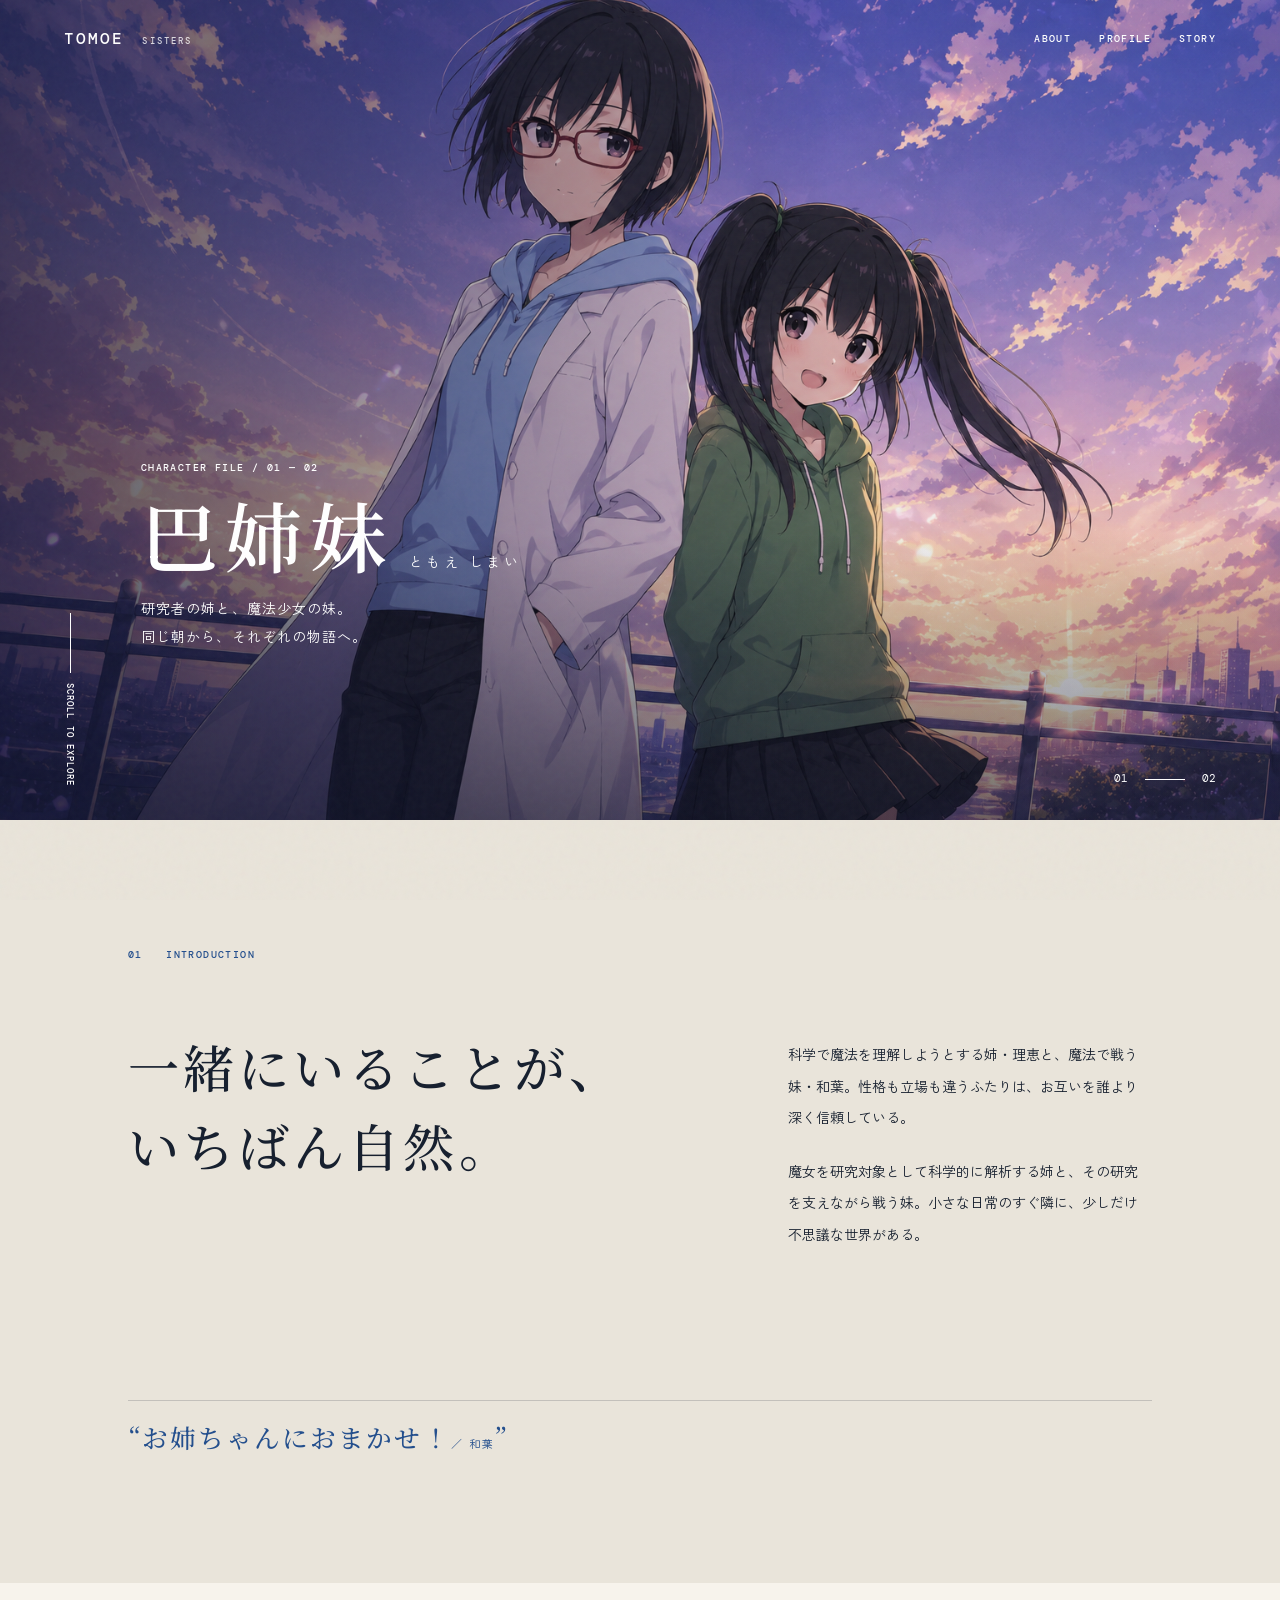
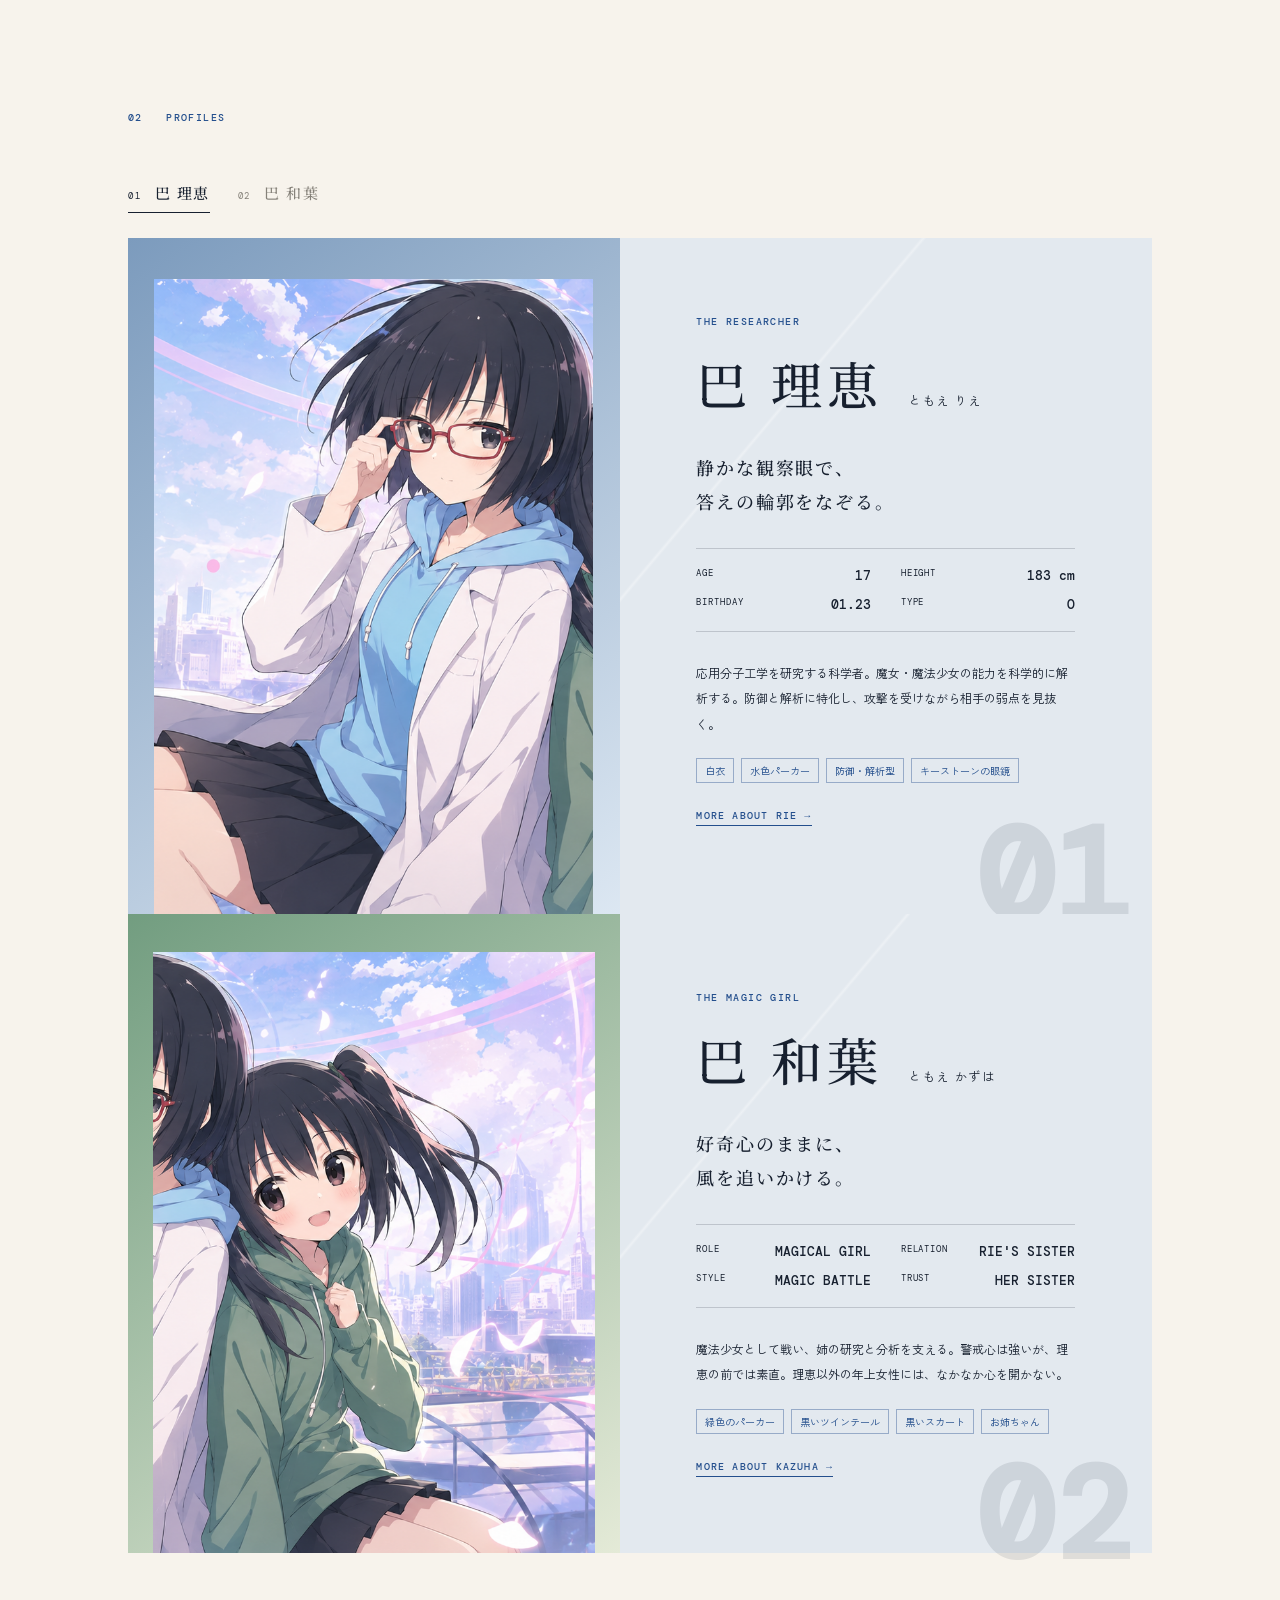
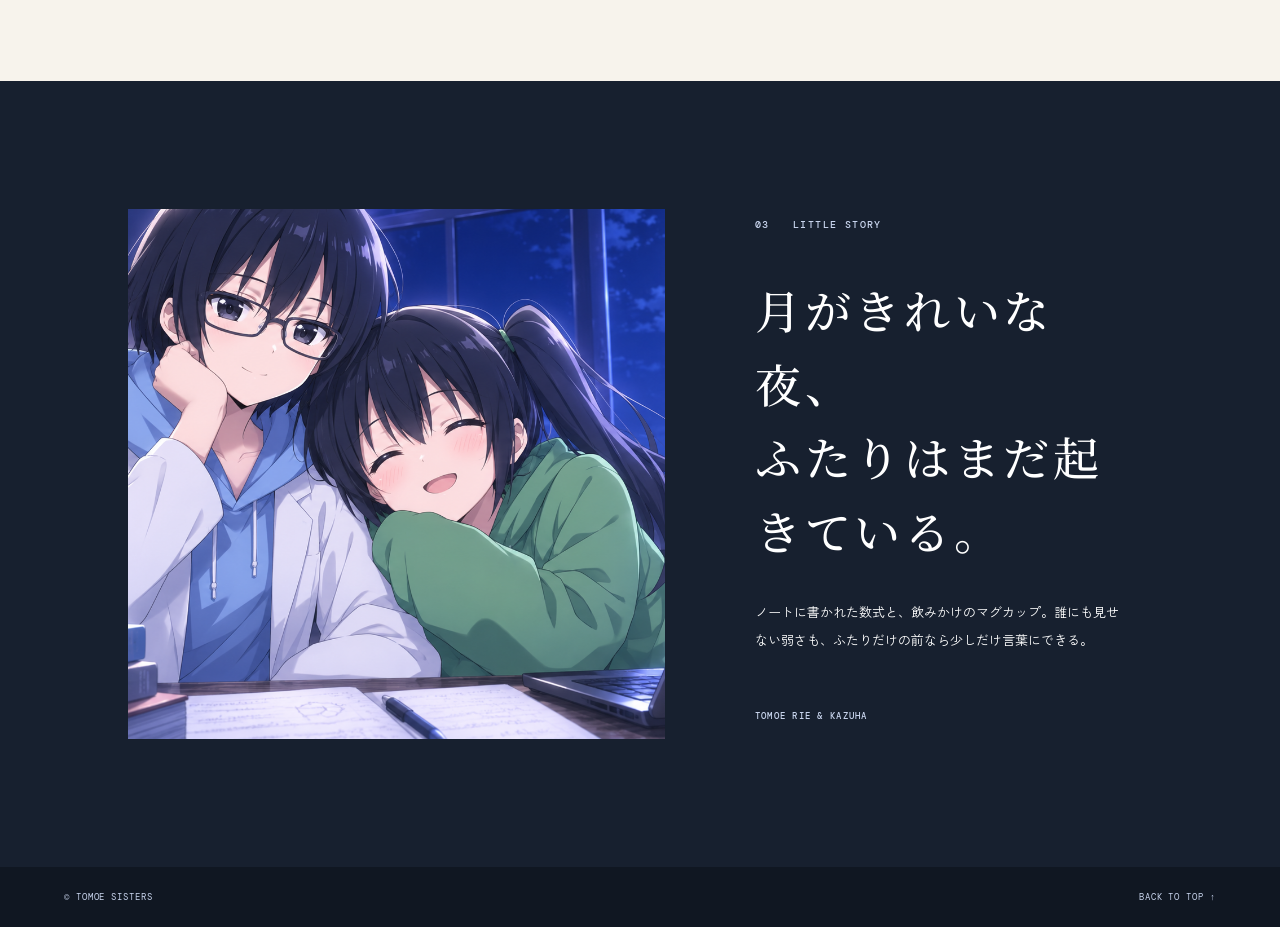
<file: index.html>
<!doctype html>
<html lang="ja">
  <head>
    <meta charset="UTF-8" />
    <meta name="viewport" content="width=device-width, initial-scale=1.0" />
    <meta name="description" content="巴理恵と巴和葉、ふたりの姉妹のプロフィールページ。" />
    <title>巴姉妹 | TOMOE SISTERS</title>
    <link rel="preconnect" href="https://fonts.googleapis.com" />
    <link rel="preconnect" href="https://fonts.gstatic.com" crossorigin />
    <link href="https://fonts.googleapis.com/css2?family=DM+Mono:wght@400;500&family=Noto+Serif+JP:wght@400;500;600;700&family=Zen+Kaku+Gothic+New:wght@400;500;700&display=swap" rel="stylesheet" />
    <link rel="stylesheet" href="css/style.css" />
    <link rel="icon" href="images/favicon.ico" sizes="any" />
    <link rel="icon" type="image/svg+xml" href="images/favicon.svg" />
    <link rel="apple-touch-icon" href="images/apple-touch-icon.png" />
  </head>
  <body>
    <div class="noise" aria-hidden="true"></div>
    <header class="site-header">
      <a class="brand" href="#top" aria-label="巴姉妹 トップへ">TOMOE <span>SISTERS</span></a>
      <button class="menu-button" type="button" aria-expanded="false" aria-controls="site-nav">
        <span></span><span></span>
        <i>MENU</i>
      </button>
      <nav id="site-nav" class="site-nav" aria-label="メインナビゲーション">
        <a href="#about">ABOUT</a>
        <a href="#profile">PROFILE</a>
        <a href="#story">STORY</a>
      </nav>
    </header>

    <main id="top">
      <section class="hero" aria-labelledby="hero-title">
        <img class="hero-image" src="images/hero-sunset.png" alt="夕暮れの街を背景に並ぶ理恵と和葉" />
        <div class="hero-shade"></div>
        <div class="hero-copy">
          <p class="eyebrow">CHARACTER FILE / 01 — 02</p>
          <h1 id="hero-title">巴姉妹<small>ともえ しまい</small></h1>
          <p class="lead">研究者の姉と、魔法少女の妹。<br />同じ朝から、それぞれの物語へ。</p>
        </div>
        <a class="scroll-cue" href="#about"><span></span>SCROLL TO EXPLORE</a>
        <p class="hero-index">01 <i></i> 02</p>
      </section>

      <section id="about" class="about section">
        <div class="section-label"><span>01</span> INTRODUCTION</div>
        <div class="about-grid">
          <h2>一緒にいることが、<br />いちばん自然。</h2>
          <div class="about-text">
            <p>科学で魔法を理解しようとする姉・理恵と、魔法で戦う妹・和葉。性格も立場も違うふたりは、お互いを誰より深く信頼している。</p>
            <p>魔女を研究対象として科学的に解析する姉と、その研究を支えながら戦う妹。小さな日常のすぐ隣に、少しだけ不思議な世界がある。</p>
          </div>
        </div>
        <div class="quote">“お姉ちゃんにおまかせ！<span>／ 和葉</span>”</div>
      </section>

      <section id="profile" class="profiles section" aria-labelledby="profile-title">
        <div class="section-label"><span>02</span> PROFILES</div>
        <h2 id="profile-title" class="visually-hidden">プロフィール</h2>
        <div class="profile-switch" role="tablist" aria-label="キャラクターを選択">
          <button class="tab is-active" type="button" role="tab" aria-selected="true" aria-controls="rie-panel" id="rie-tab" data-character="rie"><span>01</span> 巴 理恵</button>
          <button class="tab" type="button" role="tab" aria-selected="false" aria-controls="kazuha-panel" id="kazuha-tab" data-character="kazuha"><span>02</span> 巴 和葉</button>
        </div>

        <article id="rie-panel" class="profile-card is-active" role="tabpanel" aria-labelledby="rie-tab" data-panel="rie">
          <div class="portrait-wrap blue"><img src="images/rie.png" alt="巴理恵の立ち絵" /></div>
          <div class="profile-content">
            <p class="profile-role">THE RESEARCHER</p>
            <h3>巴 理恵 <small>ともえ りえ</small></h3>
            <p class="profile-catch">静かな観察眼で、<br />答えの輪郭をなぞる。</p>
            <dl class="specs">
              <div><dt>AGE</dt><dd>17</dd></div><div><dt>HEIGHT</dt><dd>183 cm</dd></div>
              <div><dt>BIRTHDAY</dt><dd>01.23</dd></div><div><dt>TYPE</dt><dd>O</dd></div>
            </dl>
            <p class="profile-note">応用分子工学を研究する科学者。魔女・魔法少女の能力を科学的に解析する。防御と解析に特化し、攻撃を受けながら相手の弱点を見抜く。</p>
            <div class="tags"><span>白衣</span><span>水色パーカー</span><span>防御・解析型</span><span>キーストーンの眼鏡</span></div>
            <a class="more-link" href="character/rie.html">MORE ABOUT RIE →</a>
          </div>
          <div class="card-number">01</div>
        </article>

        <article id="kazuha-panel" class="profile-card" role="tabpanel" aria-labelledby="kazuha-tab" data-panel="kazuha" hidden>
          <div class="portrait-wrap green"><img src="images/kazuha.png" alt="巴和葉の立ち絵" /></div>
          <div class="profile-content">
            <p class="profile-role">THE MAGIC GIRL</p>
            <h3>巴 和葉 <small>ともえ かずは</small></h3>
            <p class="profile-catch">好奇心のままに、<br />風を追いかける。</p>
            <dl class="specs">
              <div><dt>ROLE</dt><dd>MAGICAL GIRL</dd></div><div><dt>RELATION</dt><dd>RIE'S SISTER</dd></div>
              <div><dt>STYLE</dt><dd>MAGIC BATTLE</dd></div><div><dt>TRUST</dt><dd>HER SISTER</dd></div>
            </dl>
            <p class="profile-note">魔法少女として戦い、姉の研究と分析を支える。警戒心は強いが、理恵の前では素直。理恵以外の年上女性には、なかなか心を開かない。</p>
            <div class="tags"><span>緑色のパーカー</span><span>黒いツインテール</span><span>黒いスカート</span><span>お姉ちゃん</span></div>
            <a class="more-link" href="character/kazuha.html">MORE ABOUT KAZUHA →</a>
          </div>
          <div class="card-number">02</div>
        </article>
      </section>

      <section id="story" class="story section">
        <div class="story-image"><img src="images/scene-night.png" alt="夜の研究室で寄り添う理恵と和葉" /></div>
        <div class="story-copy">
          <p class="section-label"><span>03</span> LITTLE STORY</p>
          <h2>月がきれいな夜、<br />ふたりはまだ起きている。</h2>
          <p>ノートに書かれた数式と、飲みかけのマグカップ。誰にも見せない弱さも、ふたりだけの前なら少しだけ言葉にできる。</p>
          <p class="story-sign">TOMOE RIE &amp; KAZUHA</p>
        </div>
      </section>
    </main>
    <footer><p>© TOMOE SISTERS</p><a href="#top">BACK TO TOP ↑</a></footer>
    <script src="js/script.js"></script>
  </body>
</html>
</file>
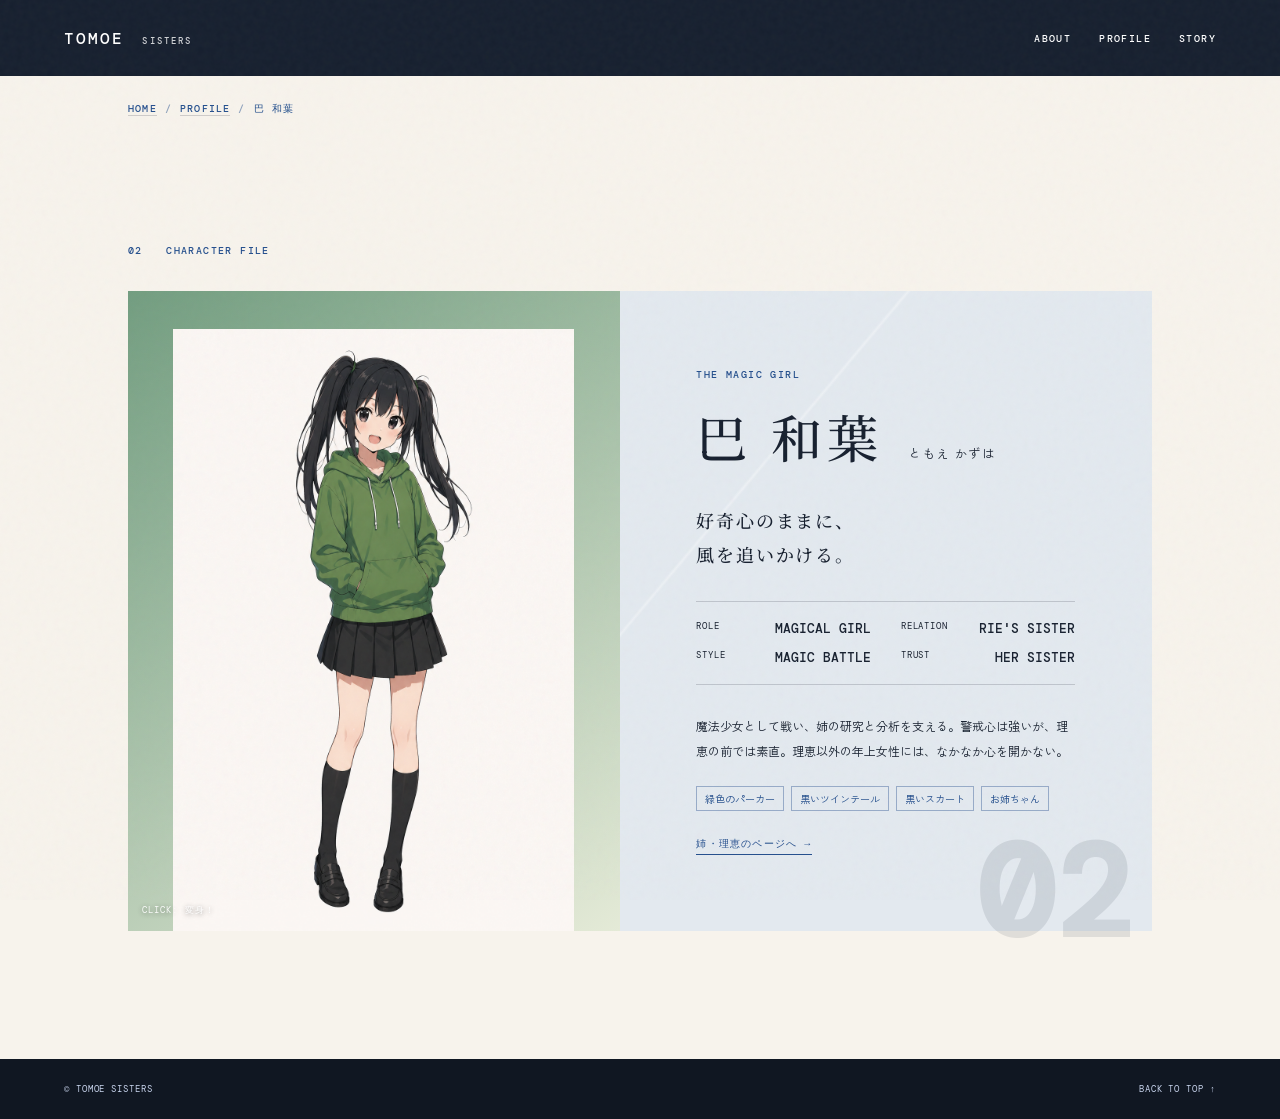
<file: character/kazuha.html>
<!doctype html>
<html lang="ja">
  <head>
    <meta charset="UTF-8" />
    <meta name="viewport" content="width=device-width, initial-scale=1.0" />
    <meta name="description" content="巴和葉のキャラクター紹介ページ。魔法少女として戦い、姉の研究を支える。" />
    <title>巴和葉 | TOMOE SISTERS</title>
    <link rel="preconnect" href="https://fonts.googleapis.com" />
    <link rel="preconnect" href="https://fonts.gstatic.com" crossorigin />
    <link href="https://fonts.googleapis.com/css2?family=DM+Mono:wght@400;500&family=Noto+Serif+JP:wght@400;500;600;700&family=Zen+Kaku+Gothic+New:wght@400;500;700&display=swap" rel="stylesheet" />
    <link rel="stylesheet" href="../css/style.css" />
    <link rel="icon" href="../images/favicon.ico" sizes="any" />
    <link rel="icon" type="image/svg+xml" href="../images/favicon.svg" />
    <link rel="apple-touch-icon" href="../images/apple-touch-icon.png" />
  </head>
  <body>
    <div class="noise" aria-hidden="true"></div>
    <div class="char-topbar">
      <header class="site-header">
        <a class="brand" href="../index.html" aria-label="巴姉妹 トップへ">TOMOE <span>SISTERS</span></a>
        <button class="menu-button" type="button" aria-expanded="false" aria-controls="site-nav">
          <span></span><span></span>
          <i>MENU</i>
        </button>
        <nav id="site-nav" class="site-nav" aria-label="メインナビゲーション">
          <a href="../index.html#about">ABOUT</a>
          <a href="../index.html#profile">PROFILE</a>
          <a href="../index.html#story">STORY</a>
        </nav>
      </header>
    </div>

    <main id="top">
      <p class="crumb"><a href="../index.html">HOME</a><span>/</span><a href="../index.html#profile">PROFILE</a><span>/</span>巴 和葉</p>

      <section class="profiles char-profile section" aria-labelledby="kazuha-title">
        <div class="section-label"><span>02</span> CHARACTER FILE</div>
        <h2 id="kazuha-title" class="visually-hidden">巴和葉</h2>

        <article class="profile-card is-active">
          <div class="portrait-wrap green">
            <div class="portrait-swap" role="button" tabindex="0" aria-pressed="false" aria-label="クリックで魔法少女の姿に変身">
              <img class="img-civilian is-active" src="../images/kazuha_stand.png" alt="巴和葉の私服の立ち絵" />
              <img class="img-magical is-hidden" src="../images/kazuha_magical.png" alt="魔法少女に変身した巴和葉の立ち絵、大きなハート型ハンマーを持っている" />
            </div>
            <p class="swap-label">CLICK: 変身！</p>
          </div>
          <div class="profile-content">
            <p class="profile-role reveal">THE MAGIC GIRL</p>
            <h3 class="reveal">巴 和葉 <small>ともえ かずは</small></h3>
            <p class="profile-catch reveal">好奇心のままに、<br />風を追いかける。</p>
            <dl class="specs reveal">
              <div><dt>ROLE</dt><dd>MAGICAL GIRL</dd></div><div><dt>RELATION</dt><dd>RIE'S SISTER</dd></div>
              <div><dt>STYLE</dt><dd>MAGIC BATTLE</dd></div><div><dt>TRUST</dt><dd>HER SISTER</dd></div>
            </dl>
            <p class="profile-note reveal">魔法少女として戦い、姉の研究と分析を支える。警戒心は強いが、理恵の前では素直。理恵以外の年上女性には、なかなか心を開かない。</p>
            <div class="tags"><span>緑色のパーカー</span><span>黒いツインテール</span><span>黒いスカート</span><span>お姉ちゃん</span></div>
            <a class="more-link reveal" href="rie.html">姉・理恵のページへ →</a>
          </div>
          <div class="card-number">02</div>
        </article>
      </section>
    </main>
    <footer><p>© TOMOE SISTERS</p><a href="../index.html">BACK TO TOP ↑</a></footer>
    <script src="../js/script.js"></script>
    <script src="../js/reveal.js"></script>
    <script src="../js/kazuha-effects.js"></script>
  </body>
</html>
</file>
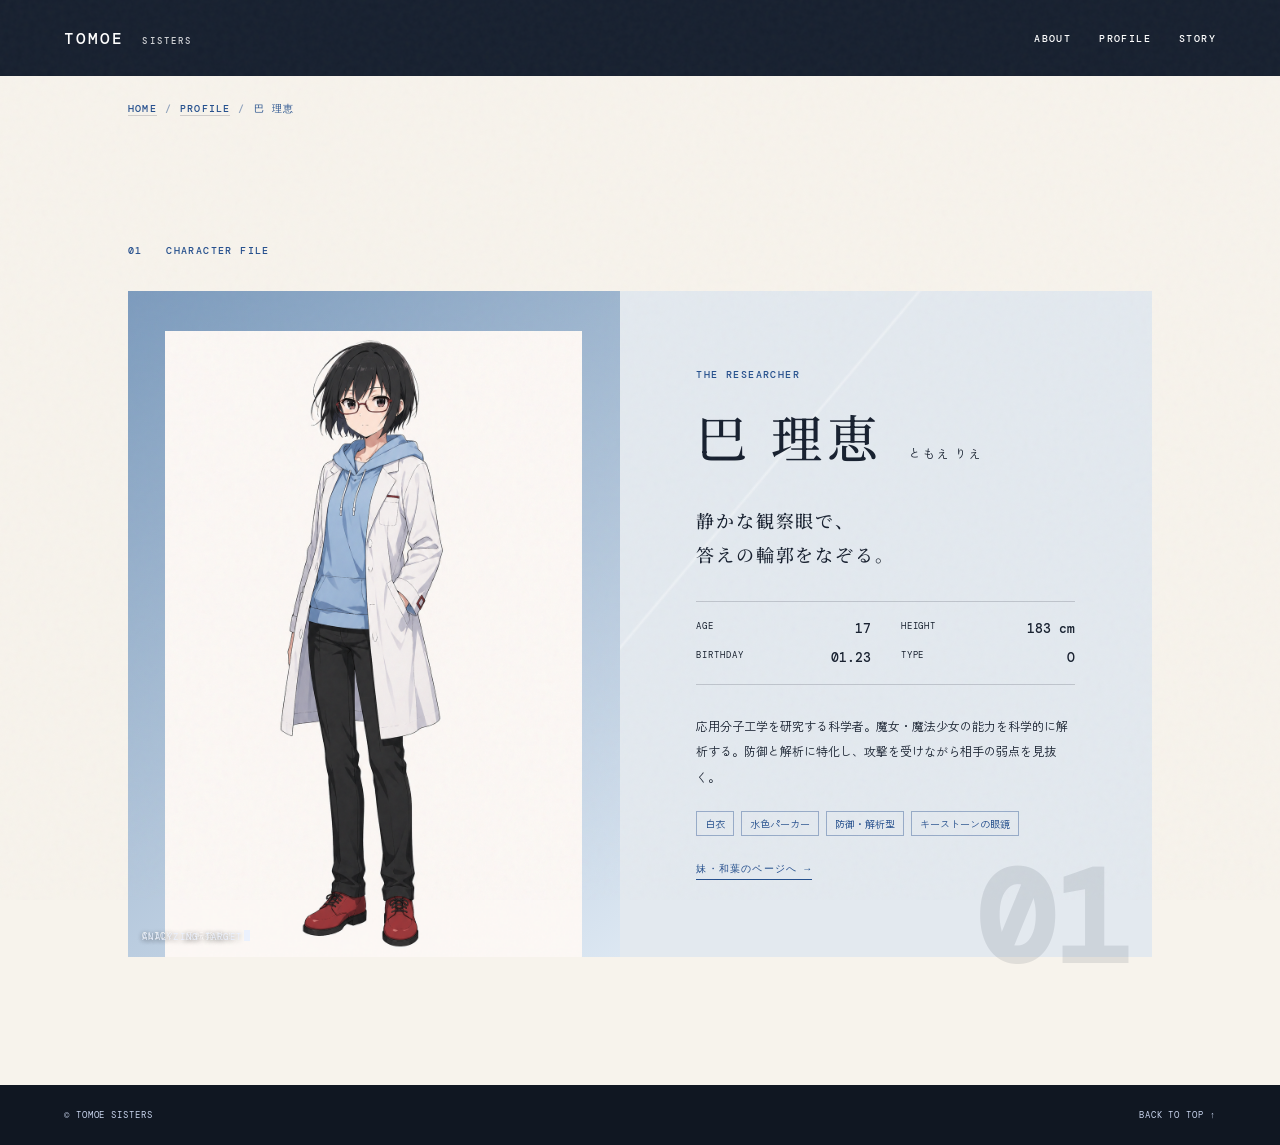
<file: character/rie.html>
<!doctype html>
<html lang="ja">
  <head>
    <meta charset="UTF-8" />
    <meta name="viewport" content="width=device-width, initial-scale=1.0" />
    <meta name="description" content="巴理恵のキャラクター紹介ページ。応用分子工学の研究者、防御・解析型。" />
    <title>巴理恵 | TOMOE SISTERS</title>
    <link rel="preconnect" href="https://fonts.googleapis.com" />
    <link rel="preconnect" href="https://fonts.gstatic.com" crossorigin />
    <link href="https://fonts.googleapis.com/css2?family=DM+Mono:wght@400;500&family=Noto+Serif+JP:wght@400;500;600;700&family=Zen+Kaku+Gothic+New:wght@400;500;700&display=swap" rel="stylesheet" />
    <link rel="stylesheet" href="../css/style.css" />
    <link rel="icon" href="../images/favicon.ico" sizes="any" />
    <link rel="icon" type="image/svg+xml" href="../images/favicon.svg" />
    <link rel="apple-touch-icon" href="../images/apple-touch-icon.png" />
  </head>
  <body>
    <div class="noise" aria-hidden="true"></div>
    <div class="char-topbar">
      <header class="site-header">
        <a class="brand" href="../index.html" aria-label="巴姉妹 トップへ">TOMOE <span>SISTERS</span></a>
        <button class="menu-button" type="button" aria-expanded="false" aria-controls="site-nav">
          <span></span><span></span>
          <i>MENU</i>
        </button>
        <nav id="site-nav" class="site-nav" aria-label="メインナビゲーション">
          <a href="../index.html#about">ABOUT</a>
          <a href="../index.html#profile">PROFILE</a>
          <a href="../index.html#story">STORY</a>
        </nav>
      </header>
    </div>

    <main id="top">
      <p class="crumb"><a href="../index.html">HOME</a><span>/</span><a href="../index.html#profile">PROFILE</a><span>/</span>巴 理恵</p>

      <section class="profiles char-profile section" aria-labelledby="rie-title">
        <div class="section-label"><span>01</span> CHARACTER FILE</div>
        <h2 id="rie-title" class="visually-hidden">巴理恵</h2>

        <article class="profile-card is-active">
          <div class="portrait-wrap blue">
            <div class="portrait-swap" role="button" tabindex="0" aria-pressed="false" aria-label="クリックで反転(強化形態)に切り替え">
              <img class="img-civilian is-active" src="../images/rie_stand.png" alt="巴理恵の立ち絵(全身)" />
              <img class="img-magical is-hidden" src="../images/rie_reversal.png" alt="反転(強化形態)の巴理恵の立ち絵、双剣を構えている" />
            </div>
            <p class="swap-label">CLICK: 反転発動！</p>
          </div>
          <div class="profile-content">
            <p class="profile-role reveal">THE RESEARCHER</p>
            <h3 class="reveal">巴 理恵 <small>ともえ りえ</small></h3>
            <p class="profile-catch reveal">静かな観察眼で、<br />答えの輪郭をなぞる。</p>
            <dl class="specs reveal">
              <div><dt>AGE</dt><dd data-count="17">0</dd></div><div><dt>HEIGHT</dt><dd data-count="183" data-suffix=" cm">0 cm</dd></div>
              <div><dt>BIRTHDAY</dt><dd>01.23</dd></div><div><dt>TYPE</dt><dd>O</dd></div>
            </dl>
            <p class="profile-note reveal">応用分子工学を研究する科学者。魔女・魔法少女の能力を科学的に解析する。防御と解析に特化し、攻撃を受けながら相手の弱点を見抜く。</p>
            <div class="tags reveal"><span>白衣</span><span>水色パーカー</span><span>防御・解析型</span><span>キーストーンの眼鏡</span></div>
            <a class="more-link reveal" href="kazuha.html">妹・和葉のページへ →</a>
          </div>
          <div class="card-number">01</div>
        </article>
      </section>
    </main>
    <footer><p>© TOMOE SISTERS</p><a href="../index.html">BACK TO TOP ↑</a></footer>
    <script src="../js/script.js"></script>
    <script src="../js/reveal.js"></script>
    <script src="../js/rie-effects.js"></script>
  </body>
</html>
</file>
<file: css/style.css>
:root{--ink:#17202f;--paper:#f7f3ec;--blue:#244f8d;--green:#3b7755;--line:rgba(23,32,47,.18)}*{box-sizing:border-box}.visually-hidden{position:absolute;width:1px;height:1px;padding:0;margin:-1px;overflow:hidden;clip:rect(0,0,0,0);white-space:nowrap;border:0}html{scroll-behavior:smooth}body{margin:0;background:var(--paper);color:var(--ink);font-family:"Zen Kaku Gothic New",sans-serif}.noise{position:fixed;z-index:20;inset:0;pointer-events:none;opacity:.14;background-image:url("data:image/svg+xml,%3Csvg viewBox='0 0 160 160' xmlns='http://www.w3.org/2000/svg'%3E%3Cfilter id='n'%3E%3CfeTurbulence type='fractalNoise' baseFrequency='.9' numOctaves='3' stitchTiles='stitch'/%3E%3C/filter%3E%3Crect width='100%25' height='100%25' filter='url(%23n)' opacity='.23'/%3E%3C/svg%3E")}.site-header{height:76px;position:absolute;z-index:10;top:0;left:0;width:100%;display:flex;align-items:center;justify-content:space-between;padding:0 clamp(24px,5vw,80px);color:#fff}.brand{color:inherit;text-decoration:none;font:500 16px "DM Mono",monospace;letter-spacing:.13em}.brand span{font-size:9px;opacity:.8;margin-left:6px}.site-nav{display:flex;gap:28px}.site-nav a{font:500 10px "DM Mono",monospace;letter-spacing:.14em;color:#fff;text-decoration:none}.menu-button{display:none}.hero{height:min(820px,100vh);min-height:620px;position:relative;overflow:hidden;background:#282148}.hero-image,.story-image img{width:100%;height:100%;object-fit:cover;display:block}.hero-image{object-position:center}.hero-shade{position:absolute;inset:0;background:linear-gradient(90deg,rgba(15,18,43,.7),rgba(19,14,40,.05) 65%),linear-gradient(0deg,rgba(10,14,33,.56),transparent 35%)}.hero-copy{position:absolute;left:clamp(24px,11vw,180px);bottom:19%;color:#fff}.eyebrow,.section-label{font:500 10px "DM Mono",monospace;letter-spacing:.14em}.hero h1,.section h2,.profile-content h3{font-family:"Noto Serif JP",serif}.hero h1{font-size:clamp(48px,6vw,90px);font-weight:600;line-height:1.1;letter-spacing:.1em;margin:18px 0}.hero h1 small{font:400 14px "Zen Kaku Gothic New",sans-serif;letter-spacing:.25em;margin-left:14px}.lead{font-size:14px;line-height:2;letter-spacing:.08em}.scroll-cue{position:absolute;left:clamp(24px,5vw,80px);bottom:34px;color:#fff;text-decoration:none;font:500 9px "DM Mono",monospace;letter-spacing:.12em;writing-mode:vertical-rl}.scroll-cue span{height:60px;width:1px;background:#fff;display:inline-block;margin:0 3px 10px}.hero-index{position:absolute;right:clamp(24px,5vw,80px);bottom:35px;margin:0;color:#fff;font:400 11px "DM Mono",monospace}.hero-index i{display:inline-block;width:40px;height:1px;background:#fff;vertical-align:middle;margin:0 10px}.section{padding:clamp(72px,10vw,150px) clamp(24px,10vw,160px)}.section-label{color:var(--blue);margin:0}.section-label span{display:inline-block;margin-right:16px}.about{background:#e9e4da}.about-grid{display:grid;grid-template-columns:1.2fr .8fr;gap:clamp(40px,9vw,140px);margin-top:66px}.section h2{font-size:clamp(32px,4vw,58px);font-weight:500;line-height:1.55;letter-spacing:.08em;margin:0}.about-text{padding-top:12px;font-size:14px;line-height:2.25}.about-text p{margin:0 0 22px}.quote{margin-top:clamp(70px,10vw,150px);border-top:1px solid var(--line);padding-top:18px;color:var(--blue);font:500 clamp(18px,2vw,26px) "Noto Serif JP",serif;letter-spacing:.08em}.quote span{font:400 11px "Zen Kaku Gothic New",sans-serif}.profiles{overflow:hidden}.profile-switch{display:flex;gap:28px;margin:58px 0 25px}.tab{border:0;border-bottom:1px solid transparent;background:none;padding:0 0 9px;color:#858179;cursor:pointer;font:500 15px "Noto Serif JP",serif;letter-spacing:.1em}.tab span{font:400 9px "DM Mono",monospace;margin-right:8px}.tab.is-active{color:var(--ink);border-color:var(--ink)}.profile-card{min-height:580px;position:relative;display:grid;grid-template-columns:48% 52%;background:#e3e9ef;isolation:isolate}.profile-card:before{content:"";position:absolute;inset:0;z-index:-1;opacity:.35;background:linear-gradient(130deg,transparent 49.8%,#fff 50%,transparent 50.2%)}.portrait-wrap{height:100%;overflow:hidden;display:flex;align-items:flex-end;justify-content:center;background:linear-gradient(145deg,#7c9bbd,#dce7f2)}.portrait-wrap.green{background:linear-gradient(145deg,#729d80,#e4ead7)}.portrait-wrap img{height:94%;max-width:95%;object-fit:contain;object-position:bottom}.profile-content{padding:clamp(42px,6vw,100px) clamp(26px,6vw,105px);position:relative}.profile-role{font:500 10px "DM Mono",monospace;letter-spacing:.14em;color:var(--blue);margin:0 0 18px}.profile-content h3{font-size:clamp(36px,4vw,56px);font-weight:500;letter-spacing:.1em;margin:0}.profile-content h3 small{font:400 12px "Zen Kaku Gothic New",sans-serif;letter-spacing:.14em;margin-left:8px}.profile-catch{font:500 18px/1.9 "Noto Serif JP",serif;letter-spacing:.1em;margin:30px 0}.specs{display:grid;grid-template-columns:1fr 1fr;gap:12px 30px;margin:0 0 28px;padding:18px 0;border-block:1px solid var(--line)}.specs div{display:flex;justify-content:space-between}.specs dt{font:400 9px "DM Mono",monospace;letter-spacing:.1em}.specs dd{margin:0;font:500 13px "DM Mono",monospace}.profile-note{font-size:12px;line-height:2.1;max-width:390px}.tags{display:flex;flex-wrap:wrap;gap:7px;margin-top:22px}.tags span{border:1px solid rgba(36,79,141,.4);color:var(--blue);padding:4px 8px;font-size:10px}.card-number{position:absolute;bottom:-14px;right:20px;color:rgba(23,32,47,.1);font:600 130px/.8 "DM Mono",monospace}.story{background:var(--ink);color:#fff;display:grid;grid-template-columns:1.15fr .85fr;gap:clamp(35px,7vw,110px);align-items:center}.story-image{height:530px}.story-copy .section-label{color:#c9d5ee}.story-copy h2{margin:42px 0 30px;font-size:clamp(29px,3.6vw,50px);line-height:1.6}.story-copy>p:not(.section-label):not(.story-sign){font-size:13px;line-height:2.2;max-width:370px}.story-sign{margin-top:55px;color:#c9d5ee;font:500 9px "DM Mono",monospace;letter-spacing:.14em}.char-topbar{background:var(--ink);position:relative;height:76px}
.crumb{padding:26px clamp(24px,10vw,160px) 0;margin:0;font:500 10px "DM Mono",monospace;letter-spacing:.12em;color:var(--blue)}
.crumb a{color:inherit;text-decoration:none;border-bottom:1px solid var(--line)}
.crumb span{opacity:.5;margin:0 8px}
.char-profile .profile-card{margin-top:34px}
.more-link{display:inline-block;margin-top:26px;font:500 10px "DM Mono",monospace;letter-spacing:.12em;color:var(--blue);text-decoration:none;border-bottom:1px solid var(--blue);padding-bottom:3px}
.more-link:hover{opacity:.7}
.reveal{opacity:0;transform:translateY(26px);transition:opacity .7s ease,transform .7s ease;transition-delay:calc(var(--d,0) * 90ms)}
.reveal.is-visible{opacity:1;transform:translateY(0)}

.portrait-wrap.blue{position:relative;overflow:hidden}
.scan-line{position:absolute;left:0;width:100%;height:2px;top:0;opacity:0;pointer-events:none;background:linear-gradient(90deg,transparent,rgba(36,79,141,.85),transparent);box-shadow:0 0 14px rgba(36,79,141,.7)}
.scan-line.is-active{animation:scanSweep 2.4s cubic-bezier(.4,0,.2,1)}
@keyframes scanSweep{0%{top:0;opacity:0}8%{opacity:1}92%{opacity:1}100%{top:100%;opacity:0}}
.reticle{position:absolute;width:34px;height:34px;border:1px solid rgba(36,79,141,.55);border-radius:50%;pointer-events:none;opacity:0}
.reticle:before,.reticle:after{content:"";position:absolute;background:rgba(36,79,141,.6)}
.reticle:before{left:50%;top:-6px;width:1px;height:8px}
.reticle:after{top:50%;left:-6px;height:1px;width:8px}
.reticle.is-active{animation:reticlePing 1.7s ease-out}
@keyframes reticlePing{0%{opacity:0;transform:scale(.4)}20%{opacity:1;transform:scale(1)}80%{opacity:1}100%{opacity:0;transform:scale(1.15)}}
.readout{position:absolute;left:14px;bottom:14px;margin:0;color:#eaf1ff;font:400 9px "DM Mono",monospace;letter-spacing:.14em;opacity:.9;text-shadow:0 1px 5px rgba(0,0,0,.45)}
.portrait-wrap.is-reversed .scan-line{background:linear-gradient(90deg,transparent,rgba(196,54,54,.85),transparent);box-shadow:0 0 14px rgba(196,54,54,.7)}
.portrait-wrap.is-reversed .reticle{border-color:rgba(196,54,54,.55)}
.portrait-wrap.is-reversed .reticle:before,.portrait-wrap.is-reversed .reticle:after{background:rgba(196,54,54,.6)}
.portrait-wrap.is-reversed .readout{color:#ffe3e3}
.readout .cursor{display:inline-block;width:6px;height:11px;background:currentColor;vertical-align:-1px;margin-left:2px;animation:blink 1s step-end infinite}
@keyframes blink{50%{opacity:0}}

.portrait-wrap.green{position:relative;overflow:hidden}
.wind-line{position:absolute;height:1px;width:55%;left:-30%;background:linear-gradient(90deg,transparent,rgba(255,255,255,.75),transparent);opacity:0;animation:windDrift linear infinite}
@keyframes windDrift{0%{transform:translate(-10%,0) rotate(-9deg);opacity:0}12%{opacity:.85}88%{opacity:.5}100%{transform:translate(170%,-46px) rotate(-9deg);opacity:0}}
.portrait-wrap.green img{transition:transform .2s ease-out}
.portrait-swap{position:relative;height:100%;width:100%;cursor:pointer;transition:transform .2s ease-out;outline-offset:6px}
.portrait-swap img{position:absolute;left:0;right:0;bottom:0;margin:0 auto;height:94%;max-width:95%;object-fit:contain;object-position:bottom;transition:opacity .5s ease}
.portrait-swap img.is-hidden{opacity:0}
.portrait-swap:after{content:"";position:absolute;inset:0;background:radial-gradient(circle,rgba(255,255,255,.95),rgba(255,255,255,0) 62%);opacity:0;pointer-events:none}
.portrait-swap.is-flash:after{animation:transformFlash .65s ease-out}
@keyframes transformFlash{0%{opacity:0;transform:scale(.4)}30%{opacity:1;transform:scale(1)}100%{opacity:0;transform:scale(1.3)}}
.swap-label{position:absolute;left:14px;bottom:14px;margin:0;color:#fff;font:400 9px "DM Mono",monospace;letter-spacing:.12em;opacity:.9;text-shadow:0 1px 5px rgba(0,0,0,.45);pointer-events:none}
.tag-pop{opacity:0;transform:translateY(10px) scale(.9);transition:opacity .45s ease,transform .45s cubic-bezier(.34,1.56,.64,1)}
.tag-pop.is-visible{opacity:1;transform:translateY(0) scale(1)}

footer{display:flex;justify-content:space-between;padding:24px clamp(24px,5vw,80px);background:#101722;color:#c9d5ee;font:400 9px "DM Mono",monospace;letter-spacing:.1em}footer p{margin:0}footer a{color:inherit;text-decoration:none}@media(max-width:720px){.site-nav{display:none}.menu-button{display:flex;align-items:center;gap:5px;border:0;background:none;color:#fff;cursor:pointer}.menu-button span{width:16px;height:1px;background:currentColor}.menu-button i{font:400 8px "DM Mono",monospace;font-style:normal;margin-left:3px}.site-nav.is-open{position:absolute;top:76px;left:0;width:100%;display:flex;flex-direction:column;gap:0;background:rgba(18,24,48,.95);padding:15px 24px}.site-nav a{padding:13px 0}.hero{min-height:580px}.hero-copy{bottom:18%;left:28px}.hero h1{font-size:50px}.hero h1 small{display:block;margin:12px 0 0;font-size:11px}.lead{font-size:12px}.about-grid,.story{grid-template-columns:1fr}.about-grid{margin-top:40px;gap:24px}.profile-switch{margin-top:38px}.profile-card{grid-template-columns:1fr;min-height:0}.portrait-wrap{height:390px}.profile-content{padding:40px 28px 58px}.profile-content h3{font-size:39px}.card-number{font-size:100px}.story{padding:70px 24px}.story-image{height:310px}.story-copy h2{margin:30px 0 20px}.scroll-cue{display:none}.story-sign{margin-top:34px}}
</file>
